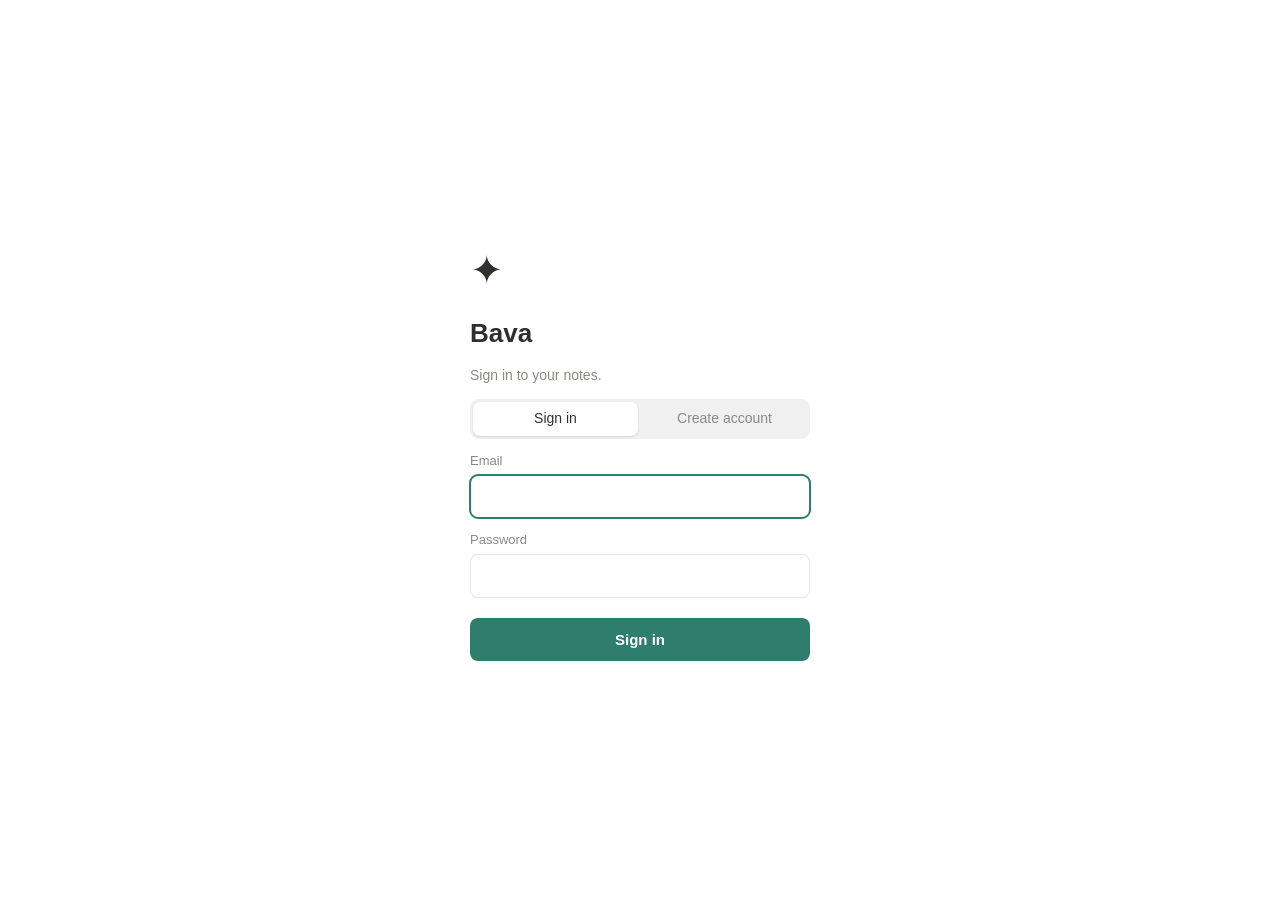
<file: index.html>
<!doctype html>
<html lang="en">
  <head>
    <meta charset="UTF-8" />
    <meta name="viewport" content="width=device-width, initial-scale=1.0" />
    <link rel="icon" href="data:image/svg+xml,<svg xmlns='http://www.w3.org/2000/svg' viewBox='0 0 100 100'><text y='.9em' font-size='90'>🧴</text></svg>" />
    <title>Bava</title>
    <script>
      try {
        const t = localStorage.getItem('lotion-theme');
        const dark = t ? t === 'dark' : matchMedia('(prefers-color-scheme: dark)').matches;
        document.documentElement.dataset.theme = dark ? 'dark' : 'light';
      } catch {}
    </script>
    <script type="module" crossorigin src="./assets/index-BK5Oe5RH.js"></script>
    <link rel="stylesheet" crossorigin href="./assets/index-DuMGI-Y_.css">
  </head>
  <body>
    <div id="root"></div>
  </body>
</html>
</file>
<file: assets/index-DuMGI-Y_.css>
:root{--bg:#fff;--sidebar:#f7f7f5;--text:#2f2f2c;--muted:#8a8984;--hover:#37352f12;--active:#37352f1c;--border:#37352f21;--accent:#2f7d6d;--mark:#fdecc8;--code-bg:#f4f3f0;--shadow:0 8px 28px #0f0f0f24, 0 0 0 1px #0f0f0f0f;--danger:#d1453b;--lightningcss-light:initial;--lightningcss-dark: ;color-scheme:light}:root[data-theme=dark]{--bg:#1d1d1c;--sidebar:#252524;--text:#e8e6e1;--muted:#94928c;--hover:#ffffff0f;--active:#ffffff1a;--border:#ffffff1f;--accent:#5cc0a8;--mark:#5a4a1e;--code-bg:#2b2b29;--shadow:0 8px 28px #00000080, 0 0 0 1px #ffffff14;--danger:#ef7066;--lightningcss-light: ;--lightningcss-dark:initial;color-scheme:dark}*{box-sizing:border-box}html,body,#root{height:100%;margin:0}body{background:var(--bg);color:var(--text);-webkit-font-smoothing:antialiased;font:15px/1.55 -apple-system,BlinkMacSystemFont,Segoe UI,Roboto,Helvetica,Arial,sans-serif}button{font:inherit;color:inherit;cursor:pointer;background:0 0;border:0;padding:0}kbd{color:var(--muted);border:1px solid var(--border);border-radius:4px;padding:0 4px;font:11px ui-monospace,monospace}.app{height:100%;display:flex}.sidebar{background:var(--sidebar);border-right:1px solid var(--border);-webkit-user-select:none;user-select:none;flex-shrink:0;width:260px;padding:10px 6px 40px;font-size:14px;overflow-y:auto}.sidebar-head{justify-content:space-between;align-items:center;padding:4px 8px 10px;display:flex}.brand{font-weight:650}.side-btn{width:100%;color:var(--muted);border-radius:6px;align-items:center;gap:6px;padding:4px 10px;display:flex}.side-btn:hover{background:var(--hover)}.side-btn kbd{margin-left:auto}.side-label{color:var(--muted);padding:16px 10px 4px;font-size:12px;font-weight:600}.tree,.tree ul{margin:0;padding:0;list-style:none}.tree-row{cursor:pointer;border-radius:6px;align-items:center;gap:4px;height:30px;padding-right:4px;display:flex;position:relative}.tree-row:hover{background:var(--hover)}.tree-row.active{background:var(--active);font-weight:550}.tree-row.dragging{opacity:.4}.tree-row.drop-inside{background:color-mix(in srgb, var(--accent) 22%, transparent)}.tree-row.drop-before{box-shadow:inset 0 2px 0 var(--accent)}.tree-row.drop-after{box-shadow:inset 0 -2px 0 var(--accent)}.tree-icon{text-align:center;flex-shrink:0;width:20px}.tree-title{white-space:nowrap;text-overflow:ellipsis;flex:1;min-width:0;overflow:hidden}.tree-empty{color:var(--muted);height:26px;font-size:13px;line-height:26px}.icon-btn{width:22px;height:22px;color:var(--muted);border-radius:4px;flex-shrink:0;place-items:center;font-size:15px;display:inline-grid}.icon-btn:hover{background:var(--active);color:var(--text)}.chevron span{font-size:18px;line-height:1;transition:transform .12s;display:inline-block}.row-actions{gap:2px;display:none}.tree-row:hover .row-actions,.tree-row:focus-within .row-actions{display:flex}.rename-input{min-width:0;font:inherit;color:inherit;background:var(--bg);border:1px solid var(--accent);border-radius:4px;outline:none;flex:1;padding:1px 4px}.menu{z-index:20;background:var(--bg);box-shadow:var(--shadow);border-radius:8px;min-width:150px;padding:4px;font-weight:400;position:absolute;top:30px;right:4px}.menu button{text-align:left;border-radius:5px;width:100%;padding:6px 10px;display:block}.menu button:hover{background:var(--hover)}.menu .danger{color:var(--danger)}.main{flex:1;min-width:0;overflow-y:auto}.crumbs{z-index:5;background:var(--bg);flex-wrap:wrap;padding:10px 16px;font-size:14px;display:flex;position:sticky;top:0}.crumbs button{border-radius:4px;padding:2px 6px}.crumbs button:hover{background:var(--hover)}.crumbs .sep{color:var(--muted);margin:0 2px}.page-body{max-width:760px;margin:0 auto;padding:48px 56px 30vh}.page-icon-row{min-height:32px;position:relative}.page-icon{border-radius:8px;padding:2px 4px;font-size:64px;line-height:1.1}.page-icon:hover{background:var(--hover)}.ghost-btn{color:var(--muted);opacity:0;border-radius:6px;padding:4px 8px;font-size:14px;transition:opacity .15s}.page-body:hover .ghost-btn,.ghost-btn:focus{opacity:1}.ghost-btn:hover{background:var(--hover)}.emoji-picker{z-index:20;background:var(--bg);width:320px;box-shadow:var(--shadow);border-radius:10px;grid-template-columns:repeat(8,1fr);gap:2px;padding:8px;display:grid;position:absolute;top:100%;left:0}.emoji-picker button{border-radius:6px;padding:3px 0;font-size:22px}.emoji-picker button:hover{background:var(--hover)}.emoji-picker .remove{color:var(--muted);grid-column:1/-1;padding:6px;font-size:13px}.title{resize:none;field-sizing:content;width:100%;color:var(--text);background:0 0;border:0;outline:none;margin:8px 0 12px;padding:0;font-family:inherit;font-size:40px;font-weight:700;line-height:1.2;display:block;overflow:hidden}.title::placeholder{color:var(--muted);opacity:.5}.loading,.empty{color:var(--muted);text-align:center;padding:60px}.btn{background:var(--accent);color:#fff;border-radius:8px;margin-top:8px;padding:8px 16px}.prose{outline:none;min-height:200px}.prose>*+*{margin-top:4px}.prose p{margin:0;padding:3px 0}.prose h1,.prose h2,.prose h3{margin:1.4em 0 4px;font-weight:650;line-height:1.3}.prose h1{font-size:30px}.prose h2{font-size:23px}.prose h3{font-size:19px}.prose ul,.prose ol{margin:2px 0;padding-left:1.6em}.prose ul[data-type=taskList]{padding-left:2px;list-style:none}.prose ul[data-type=taskList] li{align-items:flex-start;gap:8px;display:flex}.prose ul[data-type=taskList] li>label{-webkit-user-select:none;user-select:none;padding-top:5px}.prose ul[data-type=taskList] li>label input{width:16px;height:16px;accent-color:var(--accent);cursor:pointer}.prose ul[data-type=taskList] li>div{flex:1}.prose ul[data-type=taskList] li[data-checked=true]>div{color:var(--muted);text-decoration:line-through}.prose blockquote{border-left:3px solid var(--text);margin:6px 0;padding:2px 0 2px 14px}.prose pre{background:var(--code-bg);border-radius:6px;margin:8px 0;padding:14px 16px;font:13.5px/1.5 ui-monospace,SFMono-Regular,Menlo,monospace;overflow-x:auto}.prose code{font-family:ui-monospace,SFMono-Regular,Menlo,monospace;font-size:.88em}.prose :not(pre)>code{background:var(--code-bg);color:var(--danger);border-radius:4px;padding:2px 4px}.prose hr{border:0;border-top:1px solid var(--border);margin:16px 0}.prose img{border-radius:6px;max-width:100%;margin:8px 0;display:block}.prose img.ProseMirror-selectednode{outline:2px solid var(--accent)}.prose a{color:inherit;text-decoration:underline;-webkit-text-decoration-color:var(--muted);text-decoration-color:var(--muted)}.prose table{border-collapse:collapse;table-layout:fixed;width:100%;margin:10px 0}.prose th,.prose td{border:1px solid var(--border);vertical-align:top;padding:6px 8px;position:relative}.prose th{background:var(--hover);text-align:left;font-weight:600}.prose .selectedCell:after{content:"";background:color-mix(in srgb, var(--accent) 18%, transparent);pointer-events:none;position:absolute;inset:0}.prose .tableWrapper{overflow-x:auto}.prose p.is-empty:before,.prose h1.is-empty:before,.prose h2.is-empty:before,.prose h3.is-empty:before{content:attr(data-placeholder);color:var(--muted);opacity:.6;float:left;pointer-events:none;height:0}.slash-wrap{z-index:50;position:fixed}.slash-menu{background:var(--bg);width:280px;max-height:320px;box-shadow:var(--shadow);border-radius:10px;padding:6px;overflow-y:auto}.slash-menu button{text-align:left;border-radius:6px;align-items:center;gap:10px;width:100%;padding:5px 8px;display:flex}.slash-menu button.selected{background:var(--hover)}.slash-icon{border:1px solid var(--border);background:var(--bg);border-radius:6px;flex-shrink:0;place-items:center;width:38px;height:38px;font-size:14px;font-weight:600;display:grid}.slash-title{font-size:14px;display:block}.slash-hint{color:var(--muted);font-size:12px;display:block}.slash-none{color:var(--muted);padding:8px;font-size:14px}.overlay{z-index:100;background:#0f0f0f66;justify-content:center;align-items:flex-start;padding:12vh 16px 0;display:flex;position:fixed;inset:0}.search{background:var(--bg);width:100%;max-width:600px;box-shadow:var(--shadow);border-radius:12px;overflow:hidden}.search input{width:100%;color:var(--text);font:inherit;border:0;border-bottom:1px solid var(--border);background:0 0;outline:none;padding:16px 18px;font-size:17px}.results{max-height:50vh;padding:6px;overflow-y:auto}.results:empty{display:none}.results button{text-align:left;border-radius:8px;width:100%;padding:8px 12px;display:block}.results button.selected{background:var(--hover)}.r-title{font-weight:550;display:block}.r-snippet{color:var(--muted);white-space:nowrap;text-overflow:ellipsis;font-size:13px;display:block;overflow:hidden}.r-snippet mark{background:var(--mark);color:var(--text);border-radius:2px}.no-results{color:var(--muted);padding:10px 12px}@media (width<=700px){.sidebar{width:200px}.page-body{padding:24px 16px 30vh}.title{font-size:30px}}.import-box{background:var(--bg);box-shadow:var(--shadow);text-align:center;border-radius:12px;align-self:center;max-width:360px;margin-top:-12vh;padding:28px 32px}.import-box p{margin:6px 0}.muted{color:var(--muted);font-size:14px}.spinner{border:3px solid var(--border);border-top-color:var(--accent);border-radius:50%;width:28px;height:28px;margin:0 auto 12px;animation:.8s linear infinite spin}@keyframes spin{to{transform:rotate(360deg)}}.prose a[href^="#/"]{cursor:pointer;color:var(--accent);text-decoration-color:currentColor}.crumbs{align-items:center}.share{margin-left:auto;position:relative}.share-btn{border-radius:6px;padding:3px 10px;font-size:14px}.share-btn:hover{background:var(--hover)}.share-btn.on{color:var(--accent);font-weight:550}.share-panel{z-index:30;background:var(--bg);width:340px;box-shadow:var(--shadow);border-radius:10px;padding:14px;font-size:14px;position:absolute;top:calc(100% + 6px);right:0}.share-row{cursor:pointer;justify-content:space-between;align-items:center;gap:12px;display:flex}.share-row strong{display:block}.share-row .muted{font-size:13px;display:block}.share-row input{width:18px;height:18px;accent-color:var(--accent);flex-shrink:0}.share-link{align-items:center;gap:6px;margin-top:12px;display:flex}.share-link input{min-width:0;font:inherit;color:var(--text);background:var(--hover);border:1px solid var(--border);border-radius:6px;flex:1;padding:5px 8px;font-size:13px}.share-link button,.share-link a{border:1px solid var(--border);color:var(--text);border-radius:6px;padding:5px 8px;font-size:13px;text-decoration:none}.share-link button:hover,.share-link a:hover{background:var(--hover)}.small{margin:10px 0 0;font-size:13px}.shared-dot{font-size:11px}.share-status{border-radius:8px;margin-top:12px;padding:8px 10px;font-size:13px;line-height:1.45}.share-status.going{background:var(--hover);color:var(--text);align-items:flex-start;gap:8px;display:flex}.share-status.live{background:color-mix(in srgb, var(--accent) 14%, transparent);color:var(--accent);font-weight:600}.share-status.error{background:color-mix(in srgb, var(--danger) 12%, transparent);color:var(--text)}.share-status.error p{margin:0 0 8px}.share-status.error button{border:1px solid var(--border);background:var(--bg);border-radius:6px;padding:4px 10px;font-size:13px}.share-link button.primary{background:var(--accent);color:#fff;border-color:#0000;font-weight:600}.share-actions{gap:14px;margin-top:10px;font-size:13px;display:flex}.share-actions a,.share-panel .small a{color:var(--accent)}.dot-spinner{border:2px solid var(--border);border-top-color:var(--accent);border-radius:50%;flex-shrink:0;width:12px;height:12px;margin-top:3px;animation:.8s linear infinite spin}.site-status{color:var(--muted);border-radius:6px;align-items:center;gap:6px;padding:4px 10px;font-size:13px;text-decoration:none;display:flex}.site-status:hover{background:var(--hover)}button.site-status{text-align:left;cursor:pointer;width:100%;font:inherit;color:var(--danger);background:0 0;border:0;font-size:13px}.signin-wrap{background:var(--bg);place-items:center;min-height:100vh;padding:16px;display:grid}.signin{flex-direction:column;gap:12px;width:100%;max-width:340px;display:flex}.signin h1{margin:0;font-size:26px}.signin p{margin:0}.signin-logo{font-size:40px}.signin label{color:var(--muted);flex-direction:column;gap:4px;font-size:13px;display:flex}.signin input{font:inherit;border:1px solid var(--border);background:var(--bg);color:var(--text);border-radius:8px;padding:9px 11px;font-size:15px}.signin input:focus{outline:2px solid var(--accent);outline-offset:-1px}.signin-error{color:var(--danger);font-size:14px}.btn.primary{background:var(--accent);color:#fff;border-color:#0000;font-weight:600}.btn.primary:disabled{opacity:.7}.signin .btn{padding:10px;font-size:15px}.sign-out{color:var(--muted);margin-top:16px}.move-online{text-align:left;border:1px solid var(--border);border-radius:12px;max-width:460px;margin:60px auto 0;padding:20px 24px}.move-online h2{margin:0 0 8px}.trash{max-width:560px}.trash-head{border-bottom:1px solid var(--border);align-items:baseline;gap:10px;padding:14px 16px;display:flex}.trash-head .icon-btn{margin-left:auto}.trash-row{border-radius:8px;align-items:center;gap:8px;padding:8px 12px;display:flex}.trash-row:hover{background:var(--hover)}.trash-row .r-title{flex:1;min-width:0}.trash-row button,.trash-foot button{border:1px solid var(--border);background:var(--bg);color:var(--text);white-space:nowrap;border-radius:6px;padding:4px 10px;font-size:13px}.trash-row button.danger,.trash-foot button.danger{color:var(--danger)}.trash-foot{border-top:1px solid var(--border);text-align:right;padding:10px 16px}.trash-btn{margin-top:16px}.trash-btn+.sign-out{margin-top:0}.toast{z-index:120;background:var(--text);color:var(--bg);box-shadow:var(--shadow);border-radius:10px;align-items:center;gap:14px;max-width:calc(100vw - 32px);padding:10px 14px;font-size:14px;display:flex;position:fixed;bottom:24px;left:50%;transform:translate(-50%)}.toast button{color:inherit;cursor:pointer;background:0 0;border:0;font-size:14px;font-weight:650;text-decoration:underline}.results .trash-row button{text-align:center;flex-shrink:0;width:auto;display:inline-block}.trash-row .r-title{text-overflow:ellipsis;white-space:nowrap;overflow:hidden}.dbv{margin-top:8px}.dbv-bar{border-bottom:1px solid var(--border);flex-wrap:wrap;justify-content:space-between;align-items:center;gap:8px;margin-bottom:8px;padding-bottom:6px;display:flex}.dbv-tabs{flex-wrap:wrap;align-items:center;gap:2px;display:flex}.dbv-tabs button{color:var(--muted);border-radius:6px;padding:4px 9px;font-size:14px}.dbv-tabs button:hover{background:var(--hover)}.dbv-tabs button.on{color:var(--text);box-shadow:inset 0 -2px 0 var(--text);border-radius:6px 6px 0 0;font-weight:600}.dbv-add-view{position:relative}.dbv-tools{flex-wrap:wrap;align-items:center;gap:8px;display:flex}.dbv-filter{font:inherit;border:1px solid var(--border);background:var(--bg);color:var(--text);border-radius:6px;width:130px;padding:4px 8px;font-size:13px}.dbv-pick{color:var(--muted);align-items:center;gap:6px;font-size:13px;display:flex}.dbv-pick select{font:inherit;border:1px solid var(--border);background:var(--bg);color:var(--text);border-radius:6px;padding:3px 6px;font-size:13px}.dbv-ghost{color:var(--muted);border-radius:6px;padding:4px 8px;font-size:13px}.btn.dbv-new{margin-top:0;padding:5px 12px;font-size:14px}.dbv-empty{padding:24px 4px}.dbv-scroll{overflow-x:auto}.dbv-table{border-collapse:collapse;min-width:100%;font-size:14px}.dbv-table th,.dbv-table td{border-bottom:1px solid var(--border);border-right:1px solid var(--border);text-align:left;vertical-align:top;min-width:120px;padding:0;position:relative}.dbv-table th:last-child,.dbv-table td:last-child{border-right:0;min-width:40px}.dbv-table th{color:var(--muted);font-weight:500}.dbv-table th.name-col{min-width:220px;padding:6px 8px}.th-btn{text-align:left;width:100%;color:var(--muted);white-space:nowrap;padding:6px 8px;font-size:14px}.th-btn:hover,.cell:hover,.row-open:hover{background:var(--hover)}.row-open{text-align:left;gap:6px;width:100%;padding:6px 8px;font-weight:550;display:flex}.row-open span{text-decoration:underline;-webkit-text-decoration-color:var(--border);text-decoration-color:var(--border);text-underline-offset:3px}.cell{text-align:left;flex-wrap:wrap;align-items:center;gap:4px;width:100%;min-height:32px;padding:6px 8px;display:flex}.cell-input{font:inherit;border:1px solid var(--accent);background:var(--bg);width:100%;color:var(--text);border-radius:4px;padding:5px 8px;font-size:14px}td>input[type=checkbox]{margin:9px 10px}td>input[type=date].cell-input{background:0 0;border-color:#0000}td>input[type=date].cell-input:hover{background:var(--hover)}.empty-val{opacity:.6;font-size:13px}.dbv-add-row{text-align:left;width:100%;color:var(--muted);border-radius:6px;padding:7px 8px;font-size:14px;display:block}.dbv-add-row:hover{background:var(--hover)}.dbv-list-row{border-bottom:1px solid var(--border);text-align:left;justify-content:space-between;gap:12px;width:100%;padding:8px;display:flex}.dbv-list-row:hover{background:var(--hover)}.dbv-list-row .t{font-weight:550}.pills{flex-wrap:wrap;justify-content:flex-end;align-items:center;gap:6px;display:flex}.dbv-board{align-items:flex-start;gap:12px;padding-bottom:12px;display:flex;overflow-x:auto}.dbv-col{background:var(--hover);border-radius:10px;flex:0 0 250px;min-height:80px;padding:8px}.dbv-col.over{outline:2px solid var(--accent)}.dbv-col-head{align-items:center;gap:8px;padding:2px 4px 8px;font-size:13px;display:flex}.dbv-card{text-align:left;background:var(--bg);width:100%;box-shadow:0 1px 2px #00000014, 0 0 0 1px var(--border);cursor:grab;border-radius:8px;flex-direction:column;align-items:flex-start;gap:4px;margin-bottom:6px;padding:9px 10px;display:flex}.dbv-card .t{font-size:14px;font-weight:550}.dbv-cal-head{justify-content:space-between;align-items:center;margin-bottom:8px;display:flex}.dbv-cal-head button{border-radius:6px;padding:3px 9px;font-size:14px}.dbv-cal-head button:hover{background:var(--hover)}.dbv-cal-grid{border-top:1px solid var(--border);border-left:1px solid var(--border);grid-template-columns:repeat(7,minmax(0,1fr));display:grid}.dbv-cal-grid .dow{color:var(--muted);border-right:1px solid var(--border);border-bottom:1px solid var(--border);padding:4px 6px;font-size:12px}.dbv-cal-grid .day{border-right:1px solid var(--border);border-bottom:1px solid var(--border);min-height:92px;padding:4px;font-size:13px;overflow:hidden}.dbv-cal-grid .day.other{background:var(--hover);color:var(--muted)}.dbv-cal-grid .day.today .day-head span{background:var(--danger);color:#fff;border-radius:10px;padding:0 6px}.day-head{justify-content:space-between;display:flex}.day-add{opacity:0;border-radius:4px;padding:0 4px;font-size:13px}.day:hover .day-add{opacity:1}.dbv-chip{text-align:left;background:var(--bg);width:100%;box-shadow:0 0 0 1px var(--border);white-space:nowrap;text-overflow:ellipsis;border-radius:4px;margin-top:3px;padding:2px 6px;font-size:12px;display:block;overflow:hidden}.popover{z-index:60;background:var(--bg);min-width:220px;max-height:320px;box-shadow:var(--shadow);border-radius:8px;flex-direction:column;gap:2px;padding:6px;font-weight:400;display:flex;position:absolute;top:100%;left:0;overflow-y:auto}.popover>button{text-align:left;color:var(--text);border-radius:6px;align-items:center;gap:6px;padding:5px 8px;font-size:14px;display:flex}.popover>button:hover,.popover>button.picked{background:var(--hover)}.popover>button.danger{color:var(--danger);margin-top:4px}.pop-label{color:var(--muted);padding:6px 8px 2px;font-size:12px}.tag{white-space:nowrap;border-radius:4px;padding:0 7px;font-size:12.5px;line-height:1.5;display:inline-block}.tag-gray{color:#45443f;background:#e8e7e4}.tag-brown{color:#5c3b23;background:#eee0d6}.tag-orange{color:#7a3c0a;background:#fbe1cb}.tag-yellow{color:#6b5310;background:#f8edc1}.tag-green{color:#1f5b3a;background:#d7ecdf}.tag-blue{color:#1c4a73;background:#d5e6f5}.tag-purple{color:#4d2c74;background:#e7dcf3}.tag-pink{color:#712c50;background:#f6dbe8}.tag-red{color:#7d241c;background:#f8d9d6}[data-theme=dark] .tag-gray{color:#d7d5cf;background:#3a3a37}[data-theme=dark] .tag-brown{color:#e7cdb9;background:#4a3527}[data-theme=dark] .tag-orange{color:#f4c9a2;background:#5a3416}[data-theme=dark] .tag-yellow{color:#f0dc95;background:#554512}[data-theme=dark] .tag-green{color:#b5e0c4;background:#1f4630}[data-theme=dark] .tag-blue{color:#b6d4f0;background:#1d3c5a}[data-theme=dark] .tag-purple{color:#d6c2f0;background:#3c2a55}[data-theme=dark] .tag-pink{color:#f0c0d8;background:#55253d}[data-theme=dark] .tag-red{color:#f3bcb6;background:#5a2420}.row-props{border-bottom:1px solid var(--border);flex-direction:column;gap:2px;margin:4px 0 18px;padding-bottom:12px;display:flex}.row-prop{grid-template-columns:160px 1fr;align-items:start;font-size:14px;display:grid;position:relative}.row-prop-name{color:var(--muted);padding:6px 4px}.row-prop-val{position:relative}.row-prop-val>input[type=checkbox]{margin:9px 8px}.db-suggest{background:var(--hover);border-radius:10px;flex-wrap:wrap;align-items:center;gap:12px;margin:8px 0 16px;padding:12px 14px;font-size:14px;display:flex}.db-suggest .btn{margin-top:0}.db-make{margin:6px 0 10px}.fav-btn{color:var(--muted);border-radius:6px;margin-left:auto;padding:0 6px;font-size:17px}.fav-btn.on{color:#d9a400}.fav-btn:hover{background:var(--hover)}.title-static{margin:8px 0 6px;font-size:38px}.tasks-group{margin-top:22px}.tasks-group h3{margin:0 0 6px;font-size:15px}.tasks-group h3.overdue{color:var(--danger)}.task-row{border-bottom:1px solid var(--border);flex-wrap:wrap;align-items:center;gap:10px;padding:6px 4px;display:flex}.task-title{text-align:left;flex:1;min-width:160px;font-weight:550}.task-title:hover{text-decoration:underline}.task-db{margin-left:auto}.task-dot{border:1.5px solid var(--border);border-radius:50%;width:13px;height:13px}.side-btn.active{background:var(--active)}@media (width<=700px){.row-prop{grid-template-columns:110px 1fr}.dbv-col{flex-basis:220px}.dbv-cal-grid .day{min-height:64px}}.fav-btn+.share{margin-left:4px}.side-section{margin-top:2px}.side-label{align-items:center;display:flex}.side-label-btn{font:inherit;color:inherit;border-radius:4px;align-items:center;gap:4px;margin-left:-4px;padding:1px 4px;display:flex}.side-label-btn:hover{background:var(--hover)}.side-label .caret{opacity:0;font-size:10px}.side-label:hover .caret{opacity:1}.side-add{opacity:0;width:20px;height:20px;margin-left:auto;font-size:13px}.side-label:hover .side-add,.side-add:focus{opacity:1}.side-hint{color:var(--muted);padding:2px 10px 6px;font-size:12.5px;line-height:1.4}.chevron.invisible{visibility:hidden}.upcoming-row .up-date{color:var(--muted);flex-shrink:0;width:44px;padding-left:4px;font-size:11.5px}.side-foot{margin-top:auto;padding-top:14px}.customize{position:relative}.customize-menu{inset:auto 4px 32px}.check-row{cursor:pointer;border-radius:6px;align-items:center;gap:8px;padding:5px 8px;font-size:14px;display:flex}.check-row:hover{background:var(--hover)}.check-row input{accent-color:var(--accent)}.home .home-actions{grid-template-columns:repeat(auto-fill,minmax(170px,1fr));gap:8px;margin:18px 0 26px;display:grid}.home-actions button{text-align:left;box-shadow:0 0 0 1px var(--border);border-radius:10px;align-items:center;gap:8px;padding:12px;font-size:14px;display:flex}.home-actions button:hover:not(:disabled){background:var(--hover)}.home-actions button:disabled{opacity:.5}.home-h{color:var(--muted);margin:0 0 8px;font-size:13px;font-weight:600}.home-h.overdue{color:var(--danger)}.home-cards{grid-template-columns:repeat(auto-fill,minmax(140px,1fr));gap:10px;margin-bottom:26px;display:grid}.home-card{box-shadow:0 0 0 1px var(--border);text-align:left;border-radius:10px;flex-direction:column;align-items:flex-start;gap:6px;min-height:96px;padding:12px;display:flex}.home-card:hover{background:var(--hover)}.hc-icon{font-size:22px}.hc-title{-webkit-line-clamp:2;-webkit-box-orient:vertical;font-size:14px;font-weight:600;display:-webkit-box;overflow:hidden}.hc-sub{color:var(--muted);margin-top:auto;font-size:12px}.home-cols{grid-template-columns:1fr 1fr;gap:24px;display:grid}.home-line{text-align:left;border-bottom:1px solid var(--border);align-items:baseline;gap:10px;width:100%;padding:6px 4px;font-size:14px;display:flex}.home-line:hover{background:var(--hover)}.hl-date{width:92px;color:var(--muted);flex-shrink:0;font-size:12.5px}.hl-date.overdue{color:var(--danger)}.hl-title{text-overflow:ellipsis;white-space:nowrap;flex:1;min-width:0;overflow:hidden}.page-body.wide{max-width:980px}.lib-bar{flex-wrap:wrap;align-items:center;gap:10px;margin:12px 0 14px;display:flex}.lib-row{text-align:left;border-bottom:1px solid var(--border);grid-template-columns:minmax(0,2fr) minmax(0,2fr) 110px 100px;align-items:baseline;gap:12px;width:100%;padding:7px 6px;font-size:14px;display:grid}.lib-row:hover{background:var(--hover)}.lib-name,.lib-path{text-overflow:ellipsis;white-space:nowrap;overflow:hidden}.time-cell{font-variant-numeric:tabular-nums;align-items:center;gap:6px;padding:4px 6px;font-size:13.5px;display:inline-flex}.timer-btn{width:22px;height:22px;box-shadow:0 0 0 1px var(--border);color:var(--accent);border-radius:50%;font-size:10px}.timer-btn.on{background:var(--danger);color:#fff;box-shadow:none}.timer-reset{border-radius:4px;padding:0 3px;font-size:13px}.timer-reset:hover{background:var(--hover)}.dbv-table tfoot td{border-top:1px solid var(--border);padding:6px 8px}.dbv-cap{width:52px;font:inherit;border:1px solid var(--border);background:var(--bg);color:var(--text);border-radius:6px;margin-left:6px;padding:2px 4px}.dbv-work{margin-top:8px}.work-row{text-align:left;border-bottom:1px solid var(--border);grid-template-columns:minmax(110px,1.2fr) minmax(140px,2fr) 70px 100px 60px 80px;align-items:center;gap:12px;width:100%;padding:8px 6px;font-size:14px;display:grid}button.work-row:hover{background:var(--hover)}.work-head{cursor:default}.work-bar{background:var(--hover);border-radius:5px;height:20px;position:relative;overflow:hidden}.work-fill{background:color-mix(in srgb, var(--accent) 45%, transparent);position:absolute;inset:0 auto 0 0}.work-row.over .work-fill{background:color-mix(in srgb, var(--danger) 55%, transparent);width:100%!important}.work-num{padding-left:8px;font-size:12.5px;font-weight:600;line-height:20px;position:relative}.work-row .overdue{color:var(--danger);font-weight:600}.work-items{padding:4px 0 10px 18px}@media (width<=700px){.home-cols{grid-template-columns:1fr}.lib-row{grid-template-columns:1fr;gap:2px}.work-row{grid-template-columns:1fr 1.4fr 50px}.work-row>:nth-child(n+4){display:none}}.sidebar{flex-direction:column;display:flex}.sidebar>*{flex-shrink:0}.prose video{background:#000;border-radius:6px;width:100%;max-height:70vh;margin:8px 0;display:block}.prose .embed{aspect-ratio:16/9;background:#000;border-radius:6px;margin:8px 0;position:relative;overflow:hidden}.prose .embed iframe{border:0;width:100%;height:100%;position:absolute;inset:0}.prose .embed-bad{aspect-ratio:auto;background:var(--hover);color:var(--muted);padding:12px}.prose .embed-app{aspect-ratio:auto;border:1px solid var(--border);background:#fff;height:min(720px,80vh)}.prose video.ProseMirror-selectednode,.prose .embed.ProseMirror-selectednode{outline:2px solid var(--accent)}.rec-bar{z-index:90;background:var(--bg);max-width:min(860px,100vw - 32px);box-shadow:var(--shadow);border-radius:12px;flex-wrap:wrap;align-items:center;gap:12px;padding:10px 14px;font-size:14px;display:flex;position:fixed;bottom:18px;left:50%;transform:translate(-50%)}.rec-bar .btn{margin-top:0;padding:6px 12px}.rec-title{text-align:left;font-weight:600}.rec-hint{color:var(--muted);font-size:12.5px}.rec-dot{background:var(--danger);border-radius:50%;width:10px;height:10px;animation:1.4s infinite rec-pulse}@keyframes rec-pulse{50%{opacity:.3}}.spinner.small{border-width:2px;width:16px;height:16px;margin:0}.meet-prompt{z-index:95;background:var(--bg);width:min(380px,100vw - 32px);box-shadow:var(--shadow);border-radius:12px;padding:14px 16px;font-size:14px;position:fixed;bottom:18px;right:18px}.meet-prompt p{margin:8px 0;line-height:1.45}.mp-actions{flex-wrap:wrap;align-items:center;gap:8px;margin-top:10px;display:flex}.mp-actions .btn{margin-top:0}.cal-panel{margin-bottom:26px}.cal-panel .home-h{align-items:center;display:flex}.cal-tools{gap:4px;margin-left:auto;display:flex}.cal-line{align-items:center}.rec-btn{margin-left:4px;font-size:15px}.fav-btn.rec-btn{margin-left:0}.fav-btn+.rec-btn{margin-left:2px}a.dbv-ghost{text-decoration:none;display:inline-block}.dbv-ghost:hover{background:var(--hover)}.chat-tools{gap:4px;margin-left:auto;display:flex}.chat-list{z-index:20;background:var(--bg);border:1px solid var(--border);width:320px;max-height:60vh;box-shadow:var(--shadow);border-radius:10px;padding:6px;position:fixed;top:44px;right:16px;overflow:auto}.chat-list-row{border-radius:6px;align-items:center;display:flex}.chat-list-row:hover{background:var(--hover)}.chat-list-title{text-align:left;text-overflow:ellipsis;white-space:nowrap;flex:1;padding:6px 8px;overflow:hidden}.chat-body{padding-bottom:180px}.chat-empty{margin-top:8vh}.chat-suggest{flex-wrap:wrap;gap:8px;margin-top:16px;display:flex}.btn.ghost{color:var(--text);border:1px solid var(--border);background:0 0;margin-top:0;font-size:14px}.btn.ghost:hover{background:var(--hover)}.chat-msg{margin:0 0 18px;line-height:1.6}.chat-msg.user p{background:var(--hover);white-space:pre-wrap;border-radius:12px;margin:0;padding:8px 14px;display:inline-block}.chat-msg.user{text-align:right}.chat-msg.error{color:var(--danger)}.chat-answer{overflow-wrap:break-word}.chat-answer p{margin:0 0 10px}.chat-answer ul,.chat-answer ol{margin:0 0 10px;padding-left:22px}.chat-answer h4{margin:14px 0 6px;font-size:15px}.chat-answer code{background:var(--code-bg);border-radius:4px;padding:1px 4px;font-size:.9em}.chat-link{color:var(--accent);font:inherit;padding:0;text-decoration:underline}.chat-sources{flex-wrap:wrap;align-items:center;gap:6px;margin-top:4px;display:flex}.chat-chip{border:1px solid var(--border);color:var(--muted);border-radius:999px;padding:2px 10px;font-size:12px}.chat-chip:hover{background:var(--hover)}.chat-input{background:var(--bg);grid-template-columns:1fr auto;align-items:end;gap:8px;max-width:760px;margin:0 auto;padding:12px 56px 16px;display:grid;position:sticky;bottom:0}.chat-input textarea{resize:none;border:1px solid var(--border);font:inherit;background:var(--bg);color:var(--text);border-radius:10px;padding:10px 12px}.chat-input .btn{margin:0}.chat-note{grid-column:1/-1;margin:0}@media (width<=700px){.chat-input{padding:10px 16px}}.chat-table{margin:0 0 12px;overflow-x:auto}.chat-table table{border-collapse:collapse;font-size:14px}.chat-table th,.chat-table td{border:1px solid var(--border);text-align:left;vertical-align:top;min-width:4.5em;padding:5px 8px}.chat-table th{background:var(--hover);font-weight:600}.signin form{flex-direction:column;gap:12px;display:flex}.signin-tabs{background:var(--hover);border-radius:9px;gap:4px;padding:3px;display:flex}.signin-tabs button{color:var(--muted);border-radius:7px;flex:1;padding:6px 8px;font-size:14px}.signin-tabs button.on{background:var(--bg);color:var(--text);box-shadow:0 1px 2px #0000001f}.signin-invite{background:var(--mark);border-radius:8px;padding:8px 10px;font-size:14px}.link-btn{color:var(--accent);font-size:inherit;padding:0;text-decoration:underline}.danger-text{color:var(--danger)!important}.ws-menu{flex:1;min-width:0;position:relative}.ws-btn{border-radius:6px;align-items:center;gap:8px;max-width:100%;padding:3px 6px;font-weight:650;display:flex}.ws-btn:hover{background:var(--hover)}.ws-icon{background:var(--accent);color:#fff;border-radius:5px;flex:none;place-items:center;width:22px;height:22px;font-size:12px;font-weight:650;display:inline-grid}.ws-name{text-overflow:ellipsis;white-space:nowrap;overflow:hidden}.ws-dropdown{min-width:230px;top:32px;left:0;right:auto}.ws-dropdown button{align-items:center;gap:8px;display:flex}.ws-dropdown button.active{background:var(--active)}.ws-dropdown hr{border:none;border-top:1px solid var(--border);margin:4px 0}.ws-who{text-overflow:ellipsis;padding:4px 10px 6px;overflow:hidden}.ws-dialog{flex-direction:column;max-width:560px;max-height:80vh;display:flex}.ws-dialog-body{padding:4px 16px 16px;overflow-y:auto}.ws-dialog-body form:not(.ws-row){flex-direction:column;gap:10px;display:flex}.ws-section{border-bottom:1px solid var(--border);padding:10px 0}.ws-section:last-child{border-bottom:none}.ws-section h4{margin:0 0 8px;font-size:14px}.ws-section h5{margin:12px 0 4px;font-size:12px;font-weight:500}.ws-section p{margin:0 0 8px}.ws-row{flex-wrap:wrap;align-items:center;gap:6px;display:flex}.ws-input{min-width:160px;font:inherit;border:1px solid var(--border);background:var(--bg);color:var(--text);border-radius:7px;flex:1;padding:7px 9px;font-size:14px}.ws-row select{font:inherit;border:1px solid var(--border);background:var(--bg);color:var(--text);border-radius:7px;padding:6px 8px;font-size:14px}.ws-fresh{background:var(--code-bg);border-radius:8px;align-items:center;gap:6px;margin-top:8px;padding:8px;display:flex}.ws-fresh code{overflow-wrap:anywhere;flex:1;min-width:0;font-size:12px}.ws-member{flex-wrap:wrap;justify-content:space-between;align-items:center;gap:8px;padding:6px 0;display:flex}.ws-actions{align-items:center;gap:4px;display:flex}.ws-actions select{font:inherit;border:1px solid var(--border);background:var(--bg);color:var(--text);border-radius:6px;padding:3px 6px;font-size:13px}.remote-banner{background:var(--mark);border-radius:8px;flex-wrap:wrap;align-items:center;gap:8px;max-width:720px;margin:8px auto 0;padding:8px 12px;font-size:14px;display:flex}.view-only-note{background:var(--hover);max-width:720px;color:var(--muted);border-radius:8px;margin:8px auto 0;padding:6px 12px;font-size:13px}.view-only .row-actions,.view-only .tree-row:hover .row-actions{display:none}
</file>
